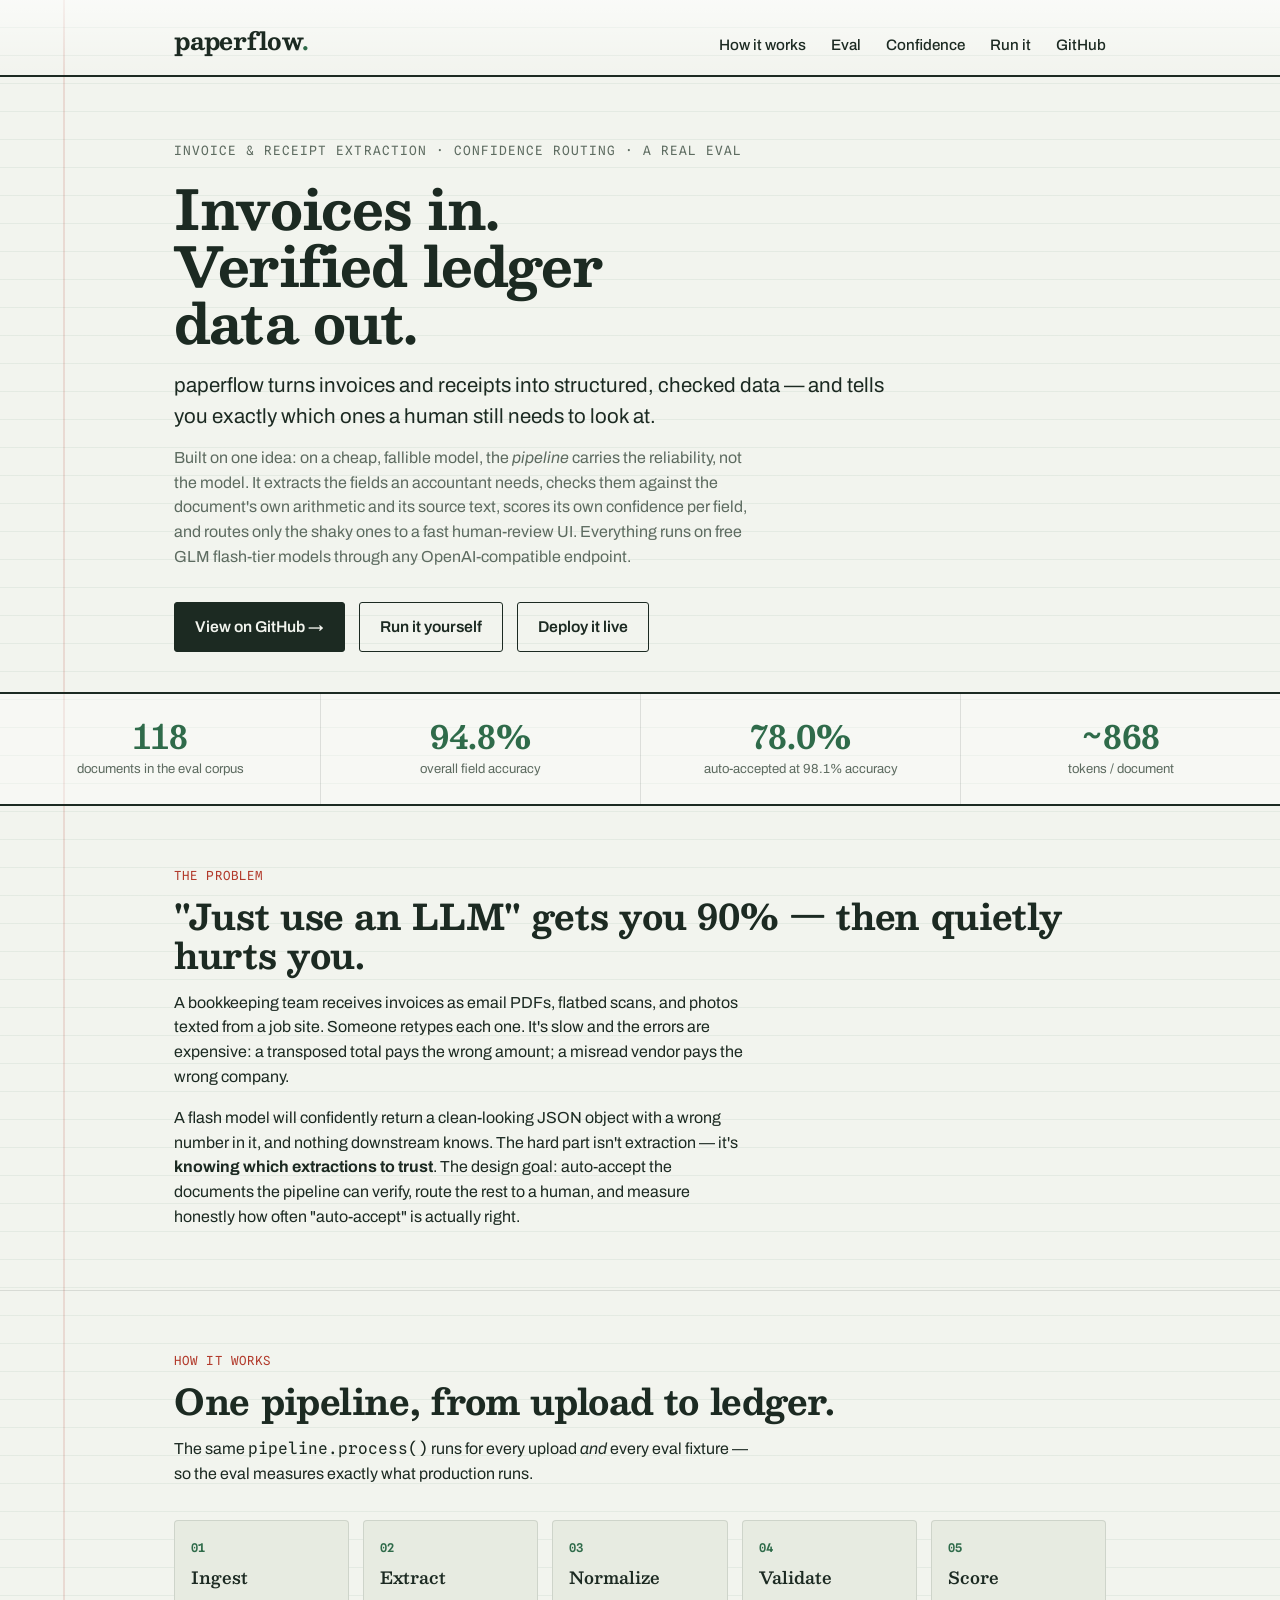
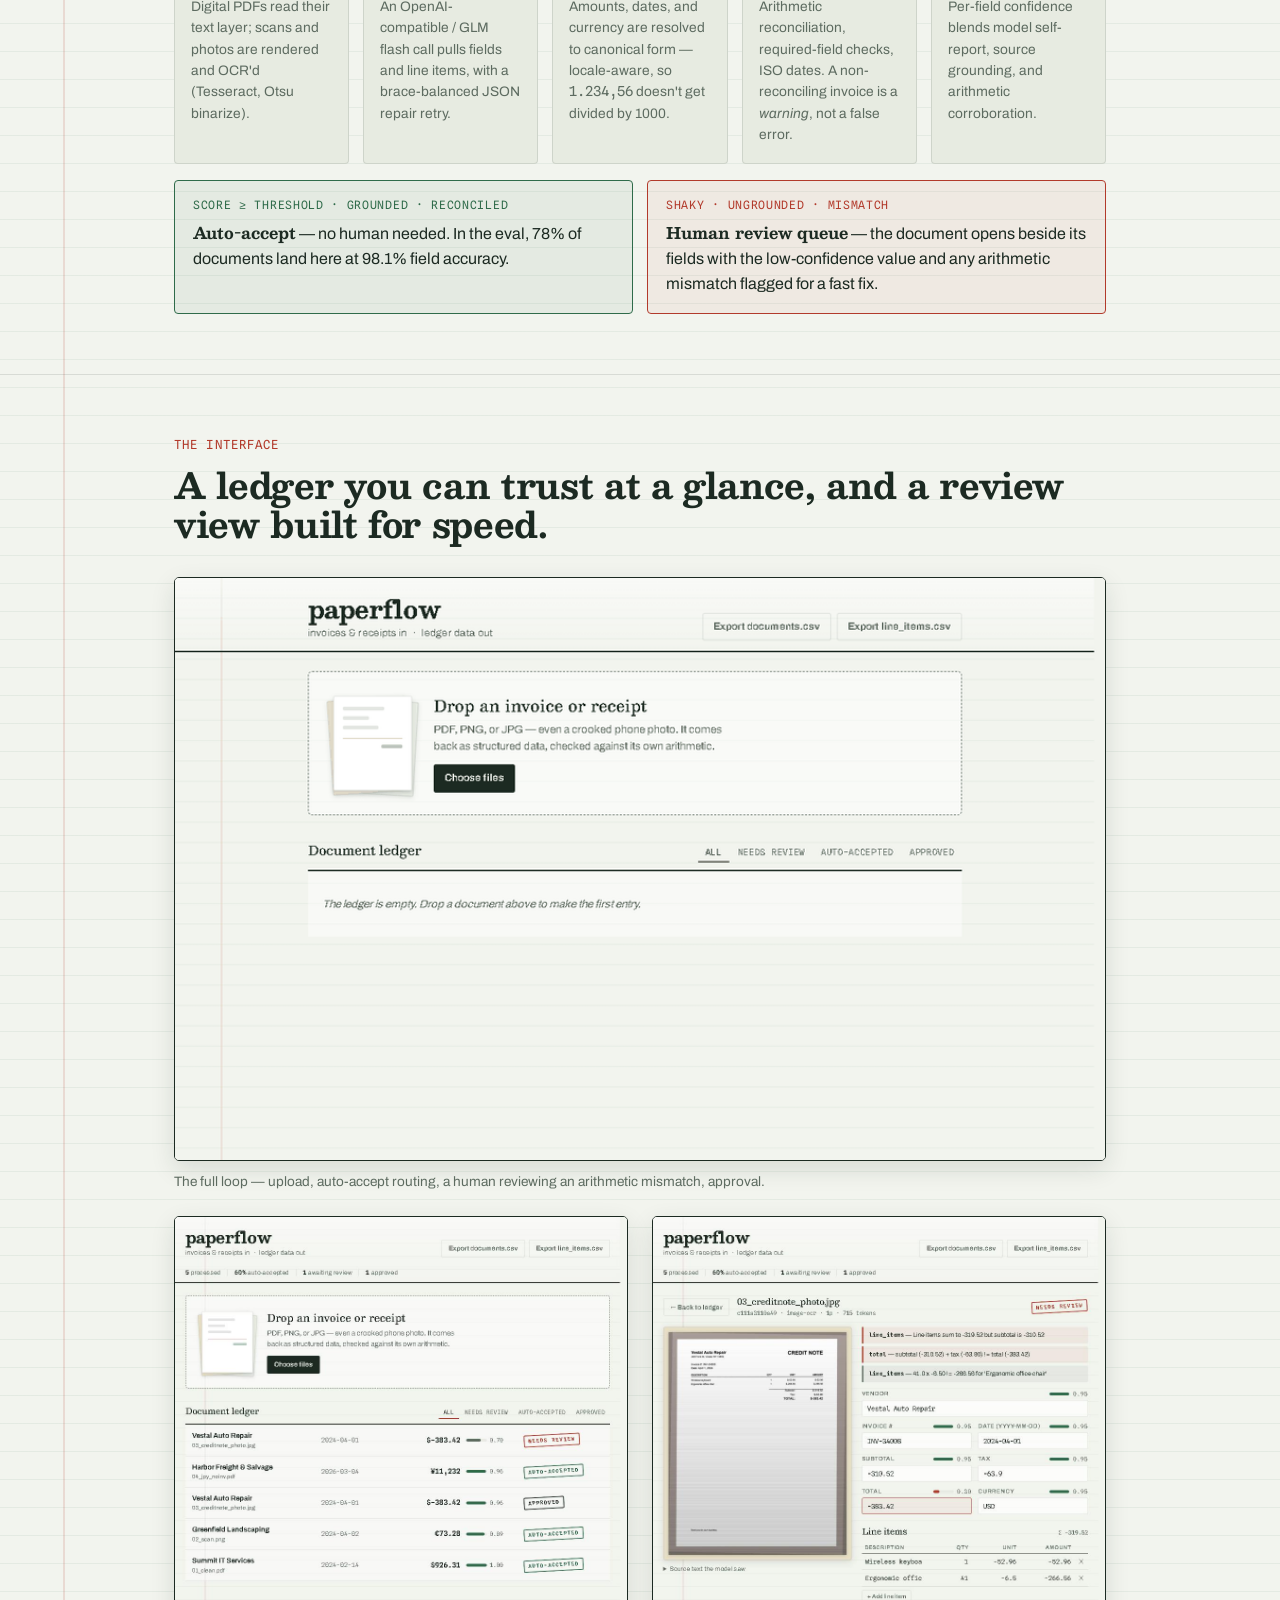
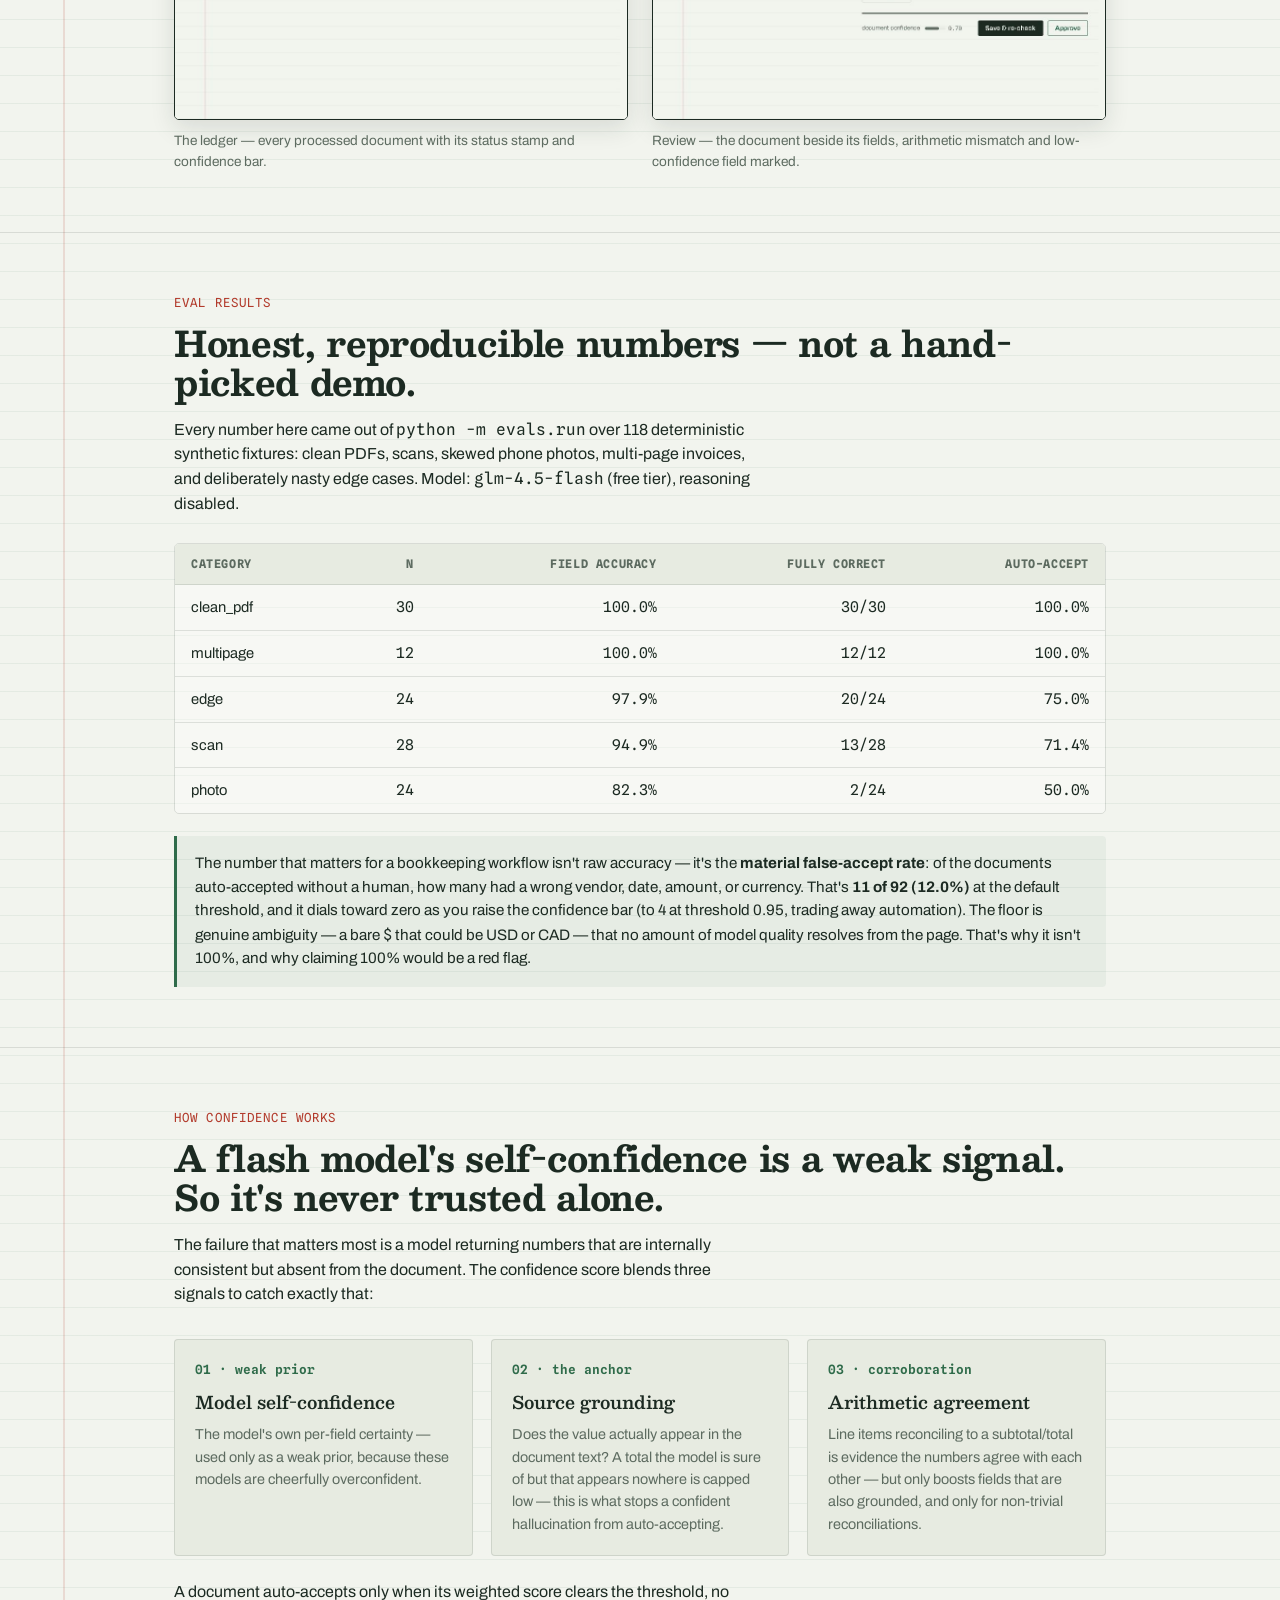
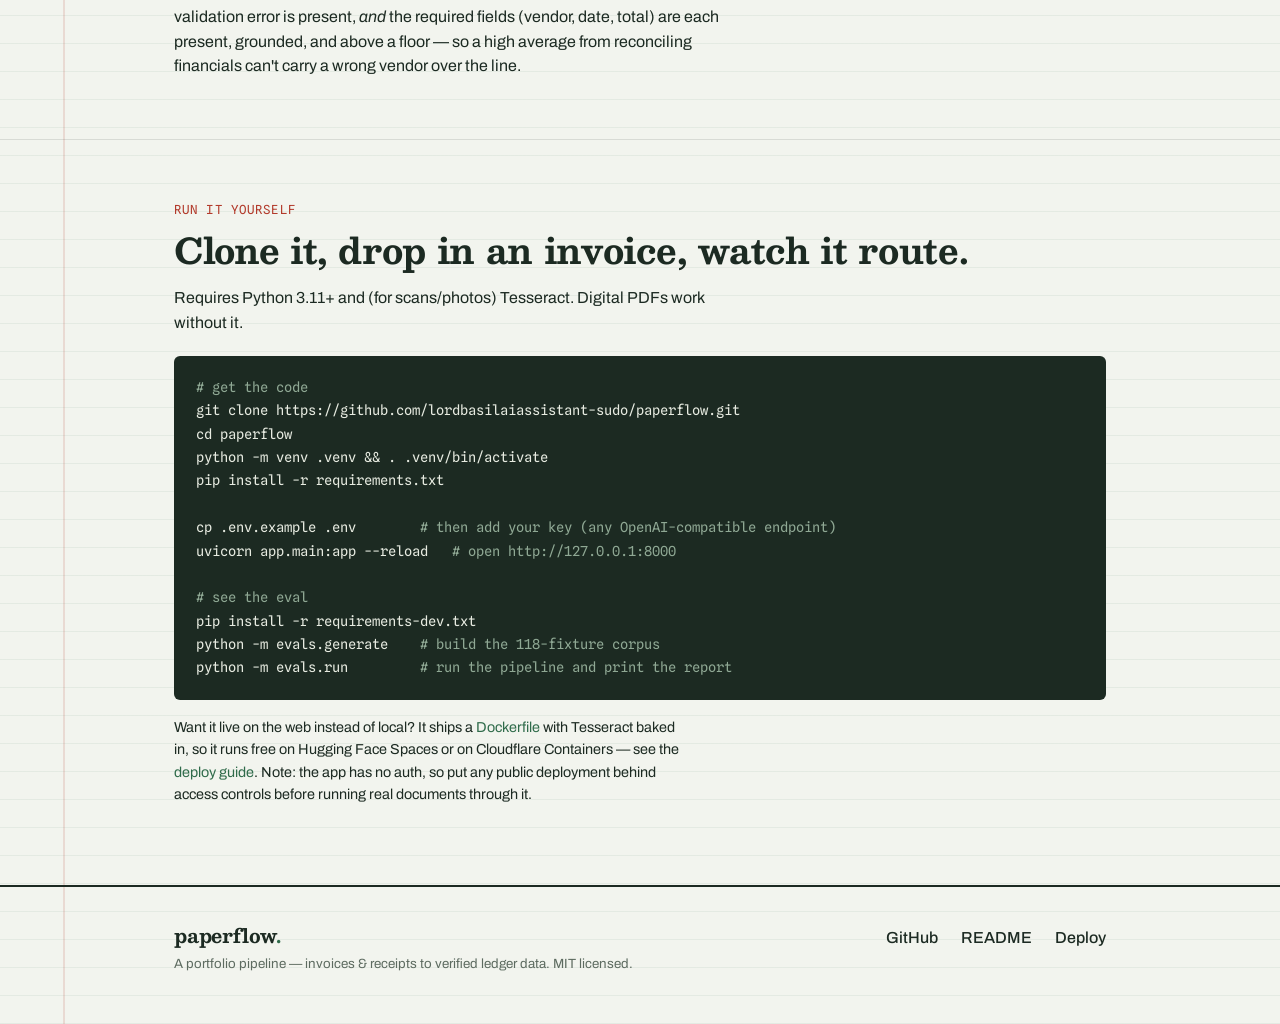
<file: site/index.html>
<!doctype html>
<html lang="en">
<head>
<meta charset="utf-8">
<meta name="viewport" content="width=device-width, initial-scale=1">
<title>paperflow — invoices in, verified ledger data out</title>
<meta name="description" content="A document-extraction pipeline that turns invoices and receipts into structured, verified ledger data — and knows which ones a human still needs to check. Runs on free GLM flash-tier models, ships with a real eval harness.">
<meta property="og:title" content="paperflow — invoices in, verified ledger data out">
<meta property="og:description" content="Extracts the fields an accountant needs, checks them against the document's own arithmetic, scores confidence per field, and routes only the shaky ones to a human. 118-doc eval, honest numbers.">
<meta property="og:type" content="website">
<meta property="og:url" content="https://lordbasilaiassistant-sudo.github.io/paperflow/">
<link rel="canonical" href="https://lordbasilaiassistant-sudo.github.io/paperflow/">
<link rel="preconnect" href="https://fonts.googleapis.com">
<link rel="preconnect" href="https://fonts.gstatic.com" crossorigin>
<link href="https://fonts.googleapis.com/css2?family=Besley:ital,wght@0,500;0,700;1,500&family=Archivo:wght@400;500;600;700&family=Spline+Sans+Mono:wght@400;500;600&display=swap" rel="stylesheet">
<link rel="icon" href="data:image/svg+xml,<svg xmlns='http://www.w3.org/2000/svg' viewBox='0 0 100 100'><text y='.9em' font-size='90'>&#129534;</text></svg>">
<style>
  :root{
    --paper:#F2F4EE; --paper-deep:#E7EBE1; --ink:#1C2A22; --graphite:#5D6B60;
    --red:#B23A2B; --green:#2F6B4A; --manila:#E8DFC7; --rule:rgba(28,42,34,.12);
    --font-display:"Besley","Georgia",serif;
    --font-body:"Archivo","Segoe UI",sans-serif;
    --font-mono:"Spline Sans Mono","Consolas",monospace;
  }
  *{box-sizing:border-box;margin:0}
  html{scroll-behavior:smooth}
  body{
    font-family:var(--font-body); color:var(--ink); background-color:var(--paper);
    background-image:
      linear-gradient(90deg,transparent 63px,rgba(178,58,43,.14) 63px,rgba(178,58,43,.14) 65px,transparent 65px),
      repeating-linear-gradient(180deg,transparent 0 27px,rgba(47,107,74,.07) 27px,rgba(47,107,74,.07) 28px);
    font-size:16px; line-height:1.55; -webkit-font-smoothing:antialiased;
  }
  .mono{font-family:var(--font-mono)}
  a{color:var(--green); text-decoration:none}
  a:hover{text-decoration:underline}
  .wrap{max-width:980px; margin:0 auto; padding:0 24px}

  /* ---- masthead ---- */
  header.masthead{border-bottom:2px solid var(--ink); background:linear-gradient(180deg,rgba(255,255,255,.6),rgba(255,255,255,0))}
  .masthead-inner{max-width:980px; margin:0 auto; padding:22px 24px 16px; display:flex; align-items:baseline; justify-content:space-between; gap:16px; flex-wrap:wrap}
  .brand{font-family:var(--font-display); font-weight:700; font-size:1.5rem; letter-spacing:-.01em}
  .brand .dot{color:var(--green)}
  nav.top a{color:var(--ink); font-weight:500; margin-left:22px; font-size:.95rem}
  nav.top a:hover{color:var(--green)}
  @media(max-width:620px){nav.top{display:none}}

  /* ---- hero ---- */
  .hero{padding:64px 0 40px}
  .kicker{font-family:var(--font-mono); font-size:.8rem; letter-spacing:.08em; text-transform:uppercase; color:var(--graphite); margin-bottom:18px}
  .hero h1{font-family:var(--font-display); font-weight:700; font-size:clamp(2.1rem,5.2vw,3.4rem); line-height:1.05; letter-spacing:-.015em; max-width:16ch}
  .hero p.lead{font-size:clamp(1.05rem,2.2vw,1.28rem); color:var(--ink); max-width:60ch; margin-top:20px; line-height:1.5}
  .hero .sub{color:var(--graphite); max-width:64ch; margin-top:14px}
  .cta{display:flex; gap:14px; flex-wrap:wrap; margin-top:32px}
  .btn{display:inline-flex; align-items:center; gap:8px; font-weight:600; font-size:.98rem; padding:12px 20px; border-radius:3px; border:1.5px solid var(--ink); transition:transform .05s ease}
  .btn:hover{text-decoration:none; transform:translateY(-1px)}
  .btn-ink{background:var(--ink); color:var(--paper)}
  .btn-ink:hover{color:var(--paper)}
  .btn-quiet{background:transparent; color:var(--ink)}
  .btn-quiet:hover{color:var(--ink); background:rgba(28,42,34,.05)}

  /* ---- stat band ---- */
  .stats{border-top:2px solid var(--ink); border-bottom:2px solid var(--ink); background:rgba(255,255,255,.35)}
  .stats-grid{display:grid; grid-template-columns:repeat(4,1fr); gap:0}
  .stat{padding:26px 20px; text-align:center; border-left:1px solid var(--rule)}
  .stat:first-child{border-left:0}
  .stat .n{font-family:var(--font-display); font-weight:700; font-size:2rem; line-height:1; color:var(--green)}
  .stat .l{font-size:.82rem; color:var(--graphite); margin-top:8px; line-height:1.35}
  @media(max-width:720px){.stats-grid{grid-template-columns:repeat(2,1fr)} .stat:nth-child(3){border-left:0}}

  /* ---- sections ---- */
  section.block{padding:60px 0}
  .eyebrow{font-family:var(--font-mono); font-size:.78rem; letter-spacing:.09em; text-transform:uppercase; color:var(--red); margin-bottom:12px}
  h2.title{font-family:var(--font-display); font-weight:700; font-size:clamp(1.6rem,3.4vw,2.2rem); letter-spacing:-.01em; line-height:1.1}
  .block > .wrap > p{max-width:64ch; margin-top:16px; color:var(--ink)}
  .muted{color:var(--graphite)}
  .divider{border:0; border-top:1px solid var(--rule); margin:0}

  /* ---- pipeline strip ---- */
  .pipe{display:grid; grid-template-columns:repeat(auto-fit,minmax(150px,1fr)); gap:14px; margin-top:34px}
  .step{background:var(--paper-deep); border:1px solid var(--rule); border-radius:4px; padding:18px 16px}
  .step .num{font-family:var(--font-mono); font-size:.75rem; color:var(--green); font-weight:600}
  .step h3{font-family:var(--font-display); font-weight:600; font-size:1.05rem; margin:6px 0}
  .step p{font-size:.86rem; color:var(--graphite); margin:0}
  .route{display:flex; gap:14px; flex-wrap:wrap; margin-top:16px}
  .route .lane{flex:1 1 260px; border-radius:4px; padding:16px 18px; border:1.5px solid}
  .lane.accept{border-color:var(--green); background:rgba(47,107,74,.07)}
  .lane.review{border-color:var(--red); background:rgba(178,58,43,.06)}
  .lane b{font-family:var(--font-display)}
  .lane .tag{font-family:var(--font-mono); font-size:.72rem; text-transform:uppercase; letter-spacing:.06em}
  .lane.accept .tag{color:var(--green)} .lane.review .tag{color:var(--red)}

  /* ---- shots ---- */
  .shots{display:grid; grid-template-columns:1fr 1fr; gap:24px; margin-top:34px}
  @media(max-width:760px){.shots{grid-template-columns:1fr}}
  figure{margin:0}
  figure img{width:100%; height:auto; display:block; border:1.5px solid var(--ink); border-radius:5px; box-shadow:0 8px 24px rgba(28,42,34,.12)}
  figcaption{font-size:.85rem; color:var(--graphite); margin-top:10px}

  /* ---- eval table ---- */
  .table-scroll{overflow-x:auto; margin-top:26px; border:1px solid var(--rule); border-radius:5px}
  table{width:100%; border-collapse:collapse; font-size:.92rem; background:rgba(255,255,255,.35)}
  th,td{text-align:left; padding:11px 16px; border-bottom:1px solid var(--rule)}
  thead th{font-family:var(--font-mono); font-size:.74rem; text-transform:uppercase; letter-spacing:.05em; color:var(--graphite); background:var(--paper-deep)}
  tbody tr:last-child td{border-bottom:0}
  td.num,th.num{text-align:right; font-family:var(--font-mono)}
  .callout{margin-top:22px; padding:16px 18px; border-left:3px solid var(--green); background:rgba(47,107,74,.06); border-radius:0 4px 4px 0; font-size:.95rem}

  /* ---- signals ---- */
  .signals{display:grid; grid-template-columns:repeat(3,1fr); gap:18px; margin-top:32px}
  @media(max-width:760px){.signals{grid-template-columns:1fr}}
  .sig{background:var(--paper-deep); border:1px solid var(--rule); border-radius:4px; padding:20px}
  .sig .i{font-family:var(--font-mono); color:var(--green); font-weight:600; font-size:.8rem}
  .sig h3{font-family:var(--font-display); font-weight:600; font-size:1.1rem; margin:8px 0}
  .sig p{font-size:.9rem; color:var(--graphite); margin:0}

  /* ---- run ---- */
  pre.code{background:var(--ink); color:#E7EBE1; border-radius:6px; padding:20px 22px; overflow-x:auto; font-family:var(--font-mono); font-size:.86rem; line-height:1.7; margin-top:20px}
  pre.code .c{color:#8FA894}
  .note{font-size:.9rem; color:var(--graphite); margin-top:16px}

  footer{border-top:2px solid var(--ink); padding:34px 0 48px; margin-top:20px}
  footer .wrap{display:flex; justify-content:space-between; gap:16px; flex-wrap:wrap; align-items:baseline}
  footer .links a{margin-left:20px; color:var(--ink); font-weight:500}
  footer .links a:first-child{margin-left:0}
  footer small{color:var(--graphite)}
</style>
</head>
<body>

<header class="masthead">
  <div class="masthead-inner">
    <div class="brand">paperflow<span class="dot">.</span></div>
    <nav class="top">
      <a href="#how">How it works</a>
      <a href="#eval">Eval</a>
      <a href="#confidence">Confidence</a>
      <a href="#run">Run it</a>
      <a href="https://github.com/lordbasilaiassistant-sudo/paperflow">GitHub</a>
    </nav>
  </div>
</header>

<main>
  <!-- HERO -->
  <section class="hero">
    <div class="wrap">
      <div class="kicker">Invoice &amp; receipt extraction · confidence routing · a real eval</div>
      <h1>Invoices in. Verified ledger data out.</h1>
      <p class="lead">paperflow turns invoices and receipts into structured, checked data — and tells you exactly which ones a human still needs to look at.</p>
      <p class="sub">Built on one idea: on a cheap, fallible model, the <em>pipeline</em> carries the reliability, not the model. It extracts the fields an accountant needs, checks them against the document's own arithmetic and its source text, scores its own confidence per field, and routes only the shaky ones to a fast human-review UI. Everything runs on free GLM flash-tier models through any OpenAI-compatible endpoint.</p>
      <div class="cta">
        <a class="btn btn-ink" href="https://github.com/lordbasilaiassistant-sudo/paperflow">View on GitHub →</a>
        <a class="btn btn-quiet" href="#run">Run it yourself</a>
        <a class="btn btn-quiet" href="https://github.com/lordbasilaiassistant-sudo/paperflow/blob/main/docs/DEPLOY.md">Deploy it live</a>
      </div>
    </div>
  </section>

  <!-- STAT BAND -->
  <div class="stats">
    <div class="stats-grid">
      <div class="stat"><div class="n">118</div><div class="l">documents in the eval corpus</div></div>
      <div class="stat"><div class="n">94.8%</div><div class="l">overall field accuracy</div></div>
      <div class="stat"><div class="n">78.0%</div><div class="l">auto-accepted at 98.1% accuracy</div></div>
      <div class="stat"><div class="n">~868</div><div class="l">tokens / document</div></div>
    </div>
  </div>

  <!-- PROBLEM -->
  <section class="block" id="problem">
    <div class="wrap">
      <div class="eyebrow">The problem</div>
      <h2 class="title">"Just use an LLM" gets you 90% — then quietly hurts you.</h2>
      <p>A bookkeeping team receives invoices as email PDFs, flatbed scans, and photos texted from a job site. Someone retypes each one. It's slow and the errors are expensive: a transposed total pays the wrong amount; a misread vendor pays the wrong company.</p>
      <p>A flash model will confidently return a clean-looking JSON object with a wrong number in it, and nothing downstream knows. The hard part isn't extraction — it's <strong>knowing which extractions to trust</strong>. The design goal: auto-accept the documents the pipeline can verify, route the rest to a human, and measure honestly how often "auto-accept" is actually right.</p>
    </div>
  </section>

  <hr class="divider">

  <!-- HOW IT WORKS -->
  <section class="block" id="how">
    <div class="wrap">
      <div class="eyebrow">How it works</div>
      <h2 class="title">One pipeline, from upload to ledger.</h2>
      <p class="muted">The same <span class="mono">pipeline.process()</span> runs for every upload <em>and</em> every eval fixture — so the eval measures exactly what production runs.</p>
      <div class="pipe">
        <div class="step"><div class="num">01</div><h3>Ingest</h3><p>Digital PDFs read their text layer; scans and photos are rendered and OCR'd (Tesseract, Otsu binarize).</p></div>
        <div class="step"><div class="num">02</div><h3>Extract</h3><p>An OpenAI-compatible / GLM flash call pulls fields and line items, with a brace-balanced JSON repair retry.</p></div>
        <div class="step"><div class="num">03</div><h3>Normalize</h3><p>Amounts, dates, and currency are resolved to canonical form — locale-aware, so <span class="mono">1.234,56</span> doesn't get divided by 1000.</p></div>
        <div class="step"><div class="num">04</div><h3>Validate</h3><p>Arithmetic reconciliation, required-field checks, ISO dates. A non-reconciling invoice is a <em>warning</em>, not a false error.</p></div>
        <div class="step"><div class="num">05</div><h3>Score</h3><p>Per-field confidence blends model self-report, source grounding, and arithmetic corroboration.</p></div>
      </div>
      <div class="route">
        <div class="lane accept"><div class="tag">score ≥ threshold · grounded · reconciled</div><p style="margin-top:6px"><b>Auto-accept</b> — no human needed. In the eval, 78% of documents land here at 98.1% field accuracy.</p></div>
        <div class="lane review"><div class="tag">shaky · ungrounded · mismatch</div><p style="margin-top:6px"><b>Human review queue</b> — the document opens beside its fields with the low-confidence value and any arithmetic mismatch flagged for a fast fix.</p></div>
      </div>
    </div>
  </section>

  <hr class="divider">

  <!-- SCREENSHOTS -->
  <section class="block" id="ui">
    <div class="wrap">
      <div class="eyebrow">The interface</div>
      <h2 class="title">A ledger you can trust at a glance, and a review view built for speed.</h2>
      <div class="shots">
        <figure style="grid-column:1/-1">
          <img src="demo.gif" alt="Animated demo — upload through auto-accept routing, human review of an arithmetic mismatch, and approval" loading="lazy">
          <figcaption>The full loop — upload, auto-accept routing, a human reviewing an arithmetic mismatch, approval.</figcaption>
        </figure>
        <figure>
          <img src="ledger.jpg" alt="The paperflow document ledger — every processed document with its status stamp and confidence bar" loading="lazy">
          <figcaption>The ledger — every processed document with its status stamp and confidence bar.</figcaption>
        </figure>
        <figure>
          <img src="review.jpg" alt="The review view — a document beside its extracted fields, with the arithmetic mismatch flagged and the low-confidence field marked" loading="lazy">
          <figcaption>Review — the document beside its fields, arithmetic mismatch and low-confidence field marked.</figcaption>
        </figure>
      </div>
    </div>
  </section>

  <hr class="divider">

  <!-- EVAL -->
  <section class="block" id="eval">
    <div class="wrap">
      <div class="eyebrow">Eval results</div>
      <h2 class="title">Honest, reproducible numbers — not a hand-picked demo.</h2>
      <p>Every number here came out of <span class="mono">python -m evals.run</span> over 118 deterministic synthetic fixtures: clean PDFs, scans, skewed phone photos, multi-page invoices, and deliberately nasty edge cases. Model: <span class="mono">glm-4.5-flash</span> (free tier), reasoning disabled.</p>
      <div class="table-scroll">
        <table>
          <thead><tr><th>Category</th><th class="num">n</th><th class="num">Field accuracy</th><th class="num">Fully correct</th><th class="num">Auto-accept</th></tr></thead>
          <tbody>
            <tr><td>clean_pdf</td><td class="num">30</td><td class="num">100.0%</td><td class="num">30/30</td><td class="num">100.0%</td></tr>
            <tr><td>multipage</td><td class="num">12</td><td class="num">100.0%</td><td class="num">12/12</td><td class="num">100.0%</td></tr>
            <tr><td>edge</td><td class="num">24</td><td class="num">97.9%</td><td class="num">20/24</td><td class="num">75.0%</td></tr>
            <tr><td>scan</td><td class="num">28</td><td class="num">94.9%</td><td class="num">13/28</td><td class="num">71.4%</td></tr>
            <tr><td>photo</td><td class="num">24</td><td class="num">82.3%</td><td class="num">2/24</td><td class="num">50.0%</td></tr>
          </tbody>
        </table>
      </div>
      <div class="callout">
        The number that matters for a bookkeeping workflow isn't raw accuracy — it's the <strong>material false-accept rate</strong>: of the documents auto-accepted without a human, how many had a wrong vendor, date, amount, or currency. That's <strong>11 of 92 (12.0%)</strong> at the default threshold, and it dials toward zero as you raise the confidence bar (to 4 at threshold 0.95, trading away automation). The floor is genuine ambiguity — a bare <span class="mono">$</span> that could be USD or CAD — that no amount of model quality resolves from the page. That's why it isn't 100%, and why claiming 100% would be a red flag.
      </div>
    </div>
  </section>

  <hr class="divider">

  <!-- CONFIDENCE -->
  <section class="block" id="confidence">
    <div class="wrap">
      <div class="eyebrow">How confidence works</div>
      <h2 class="title">A flash model's self-confidence is a weak signal. So it's never trusted alone.</h2>
      <p>The failure that matters most is a model returning numbers that are internally consistent but absent from the document. The confidence score blends three signals to catch exactly that:</p>
      <div class="signals">
        <div class="sig"><div class="i">01 · weak prior</div><h3>Model self-confidence</h3><p>The model's own per-field certainty — used only as a weak prior, because these models are cheerfully overconfident.</p></div>
        <div class="sig"><div class="i">02 · the anchor</div><h3>Source grounding</h3><p>Does the value actually appear in the document text? A total the model is sure of but that appears nowhere is capped low — this is what stops a confident hallucination from auto-accepting.</p></div>
        <div class="sig"><div class="i">03 · corroboration</div><h3>Arithmetic agreement</h3><p>Line items reconciling to a subtotal/total is evidence the numbers agree with each other — but only boosts fields that are also grounded, and only for non-trivial reconciliations.</p></div>
      </div>
      <p class="muted" style="margin-top:24px">A document auto-accepts only when its weighted score clears the threshold, no validation error is present, <em>and</em> the required fields (vendor, date, total) are each present, grounded, and above a floor — so a high average from reconciling financials can't carry a wrong vendor over the line.</p>
    </div>
  </section>

  <hr class="divider">

  <!-- RUN -->
  <section class="block" id="run">
    <div class="wrap">
      <div class="eyebrow">Run it yourself</div>
      <h2 class="title">Clone it, drop in an invoice, watch it route.</h2>
      <p class="muted">Requires Python 3.11+ and (for scans/photos) Tesseract. Digital PDFs work without it.</p>
      <pre class="code"><span class="c"># get the code</span>
git clone https://github.com/lordbasilaiassistant-sudo/paperflow.git
cd paperflow
python -m venv .venv && . .venv/bin/activate
pip install -r requirements.txt

cp .env.example .env        <span class="c"># then add your key (any OpenAI-compatible endpoint)</span>
uvicorn app.main:app --reload   <span class="c"># open http://127.0.0.1:8000</span>

<span class="c"># see the eval</span>
pip install -r requirements-dev.txt
python -m evals.generate    <span class="c"># build the 118-fixture corpus</span>
python -m evals.run         <span class="c"># run the pipeline and print the report</span></pre>
      <p class="note">Want it live on the web instead of local? It ships a <a href="https://github.com/lordbasilaiassistant-sudo/paperflow/blob/main/Dockerfile">Dockerfile</a> with Tesseract baked in, so it runs free on Hugging Face Spaces or on Cloudflare Containers — see the <a href="https://github.com/lordbasilaiassistant-sudo/paperflow/blob/main/docs/DEPLOY.md">deploy guide</a>. Note: the app has no auth, so put any public deployment behind access controls before running real documents through it.</p>
    </div>
  </section>
</main>

<footer>
  <div class="wrap">
    <div>
      <div class="brand" style="font-size:1.2rem">paperflow<span class="dot">.</span></div>
      <small>A portfolio pipeline — invoices &amp; receipts to verified ledger data. MIT licensed.</small>
    </div>
    <div class="links">
      <a href="https://github.com/lordbasilaiassistant-sudo/paperflow">GitHub</a>
      <a href="https://github.com/lordbasilaiassistant-sudo/paperflow#readme">README</a>
      <a href="https://github.com/lordbasilaiassistant-sudo/paperflow/blob/main/docs/DEPLOY.md">Deploy</a>
    </div>
  </div>
</footer>

</body>
</html>
</file>
